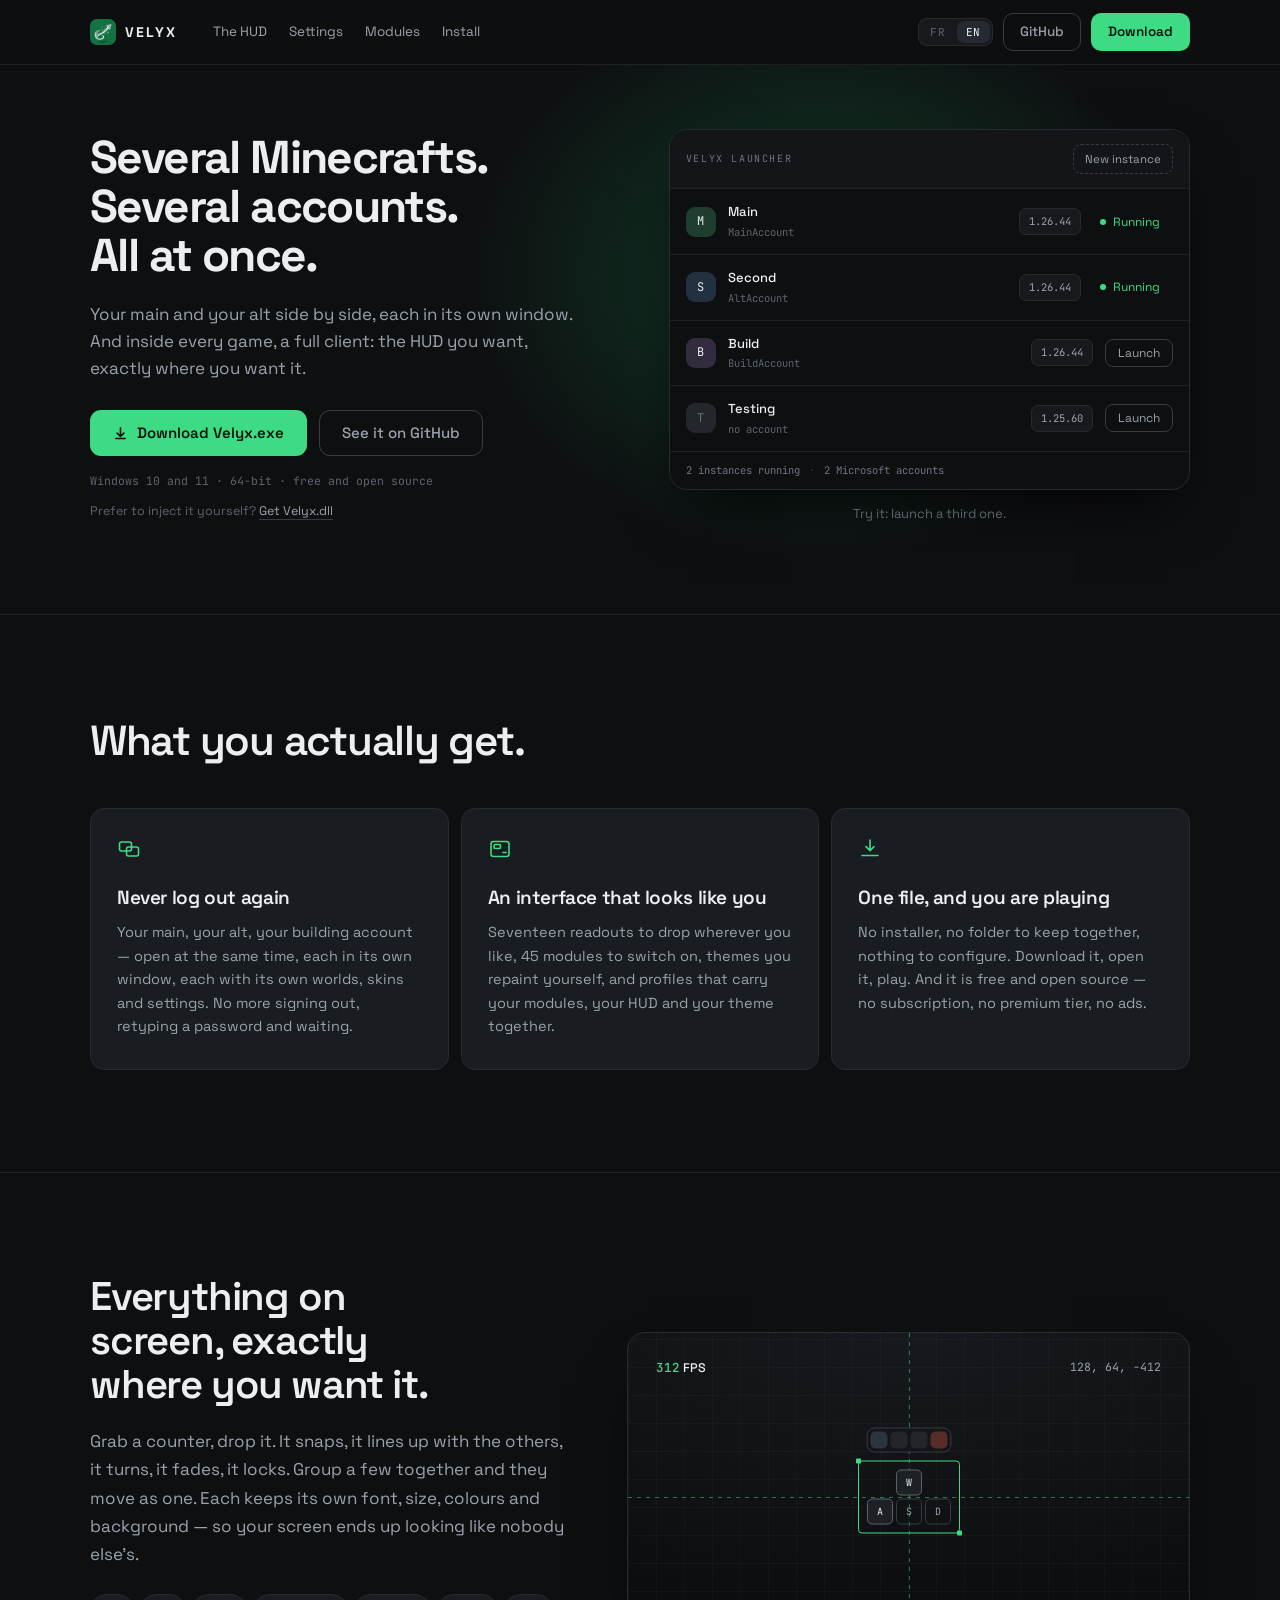
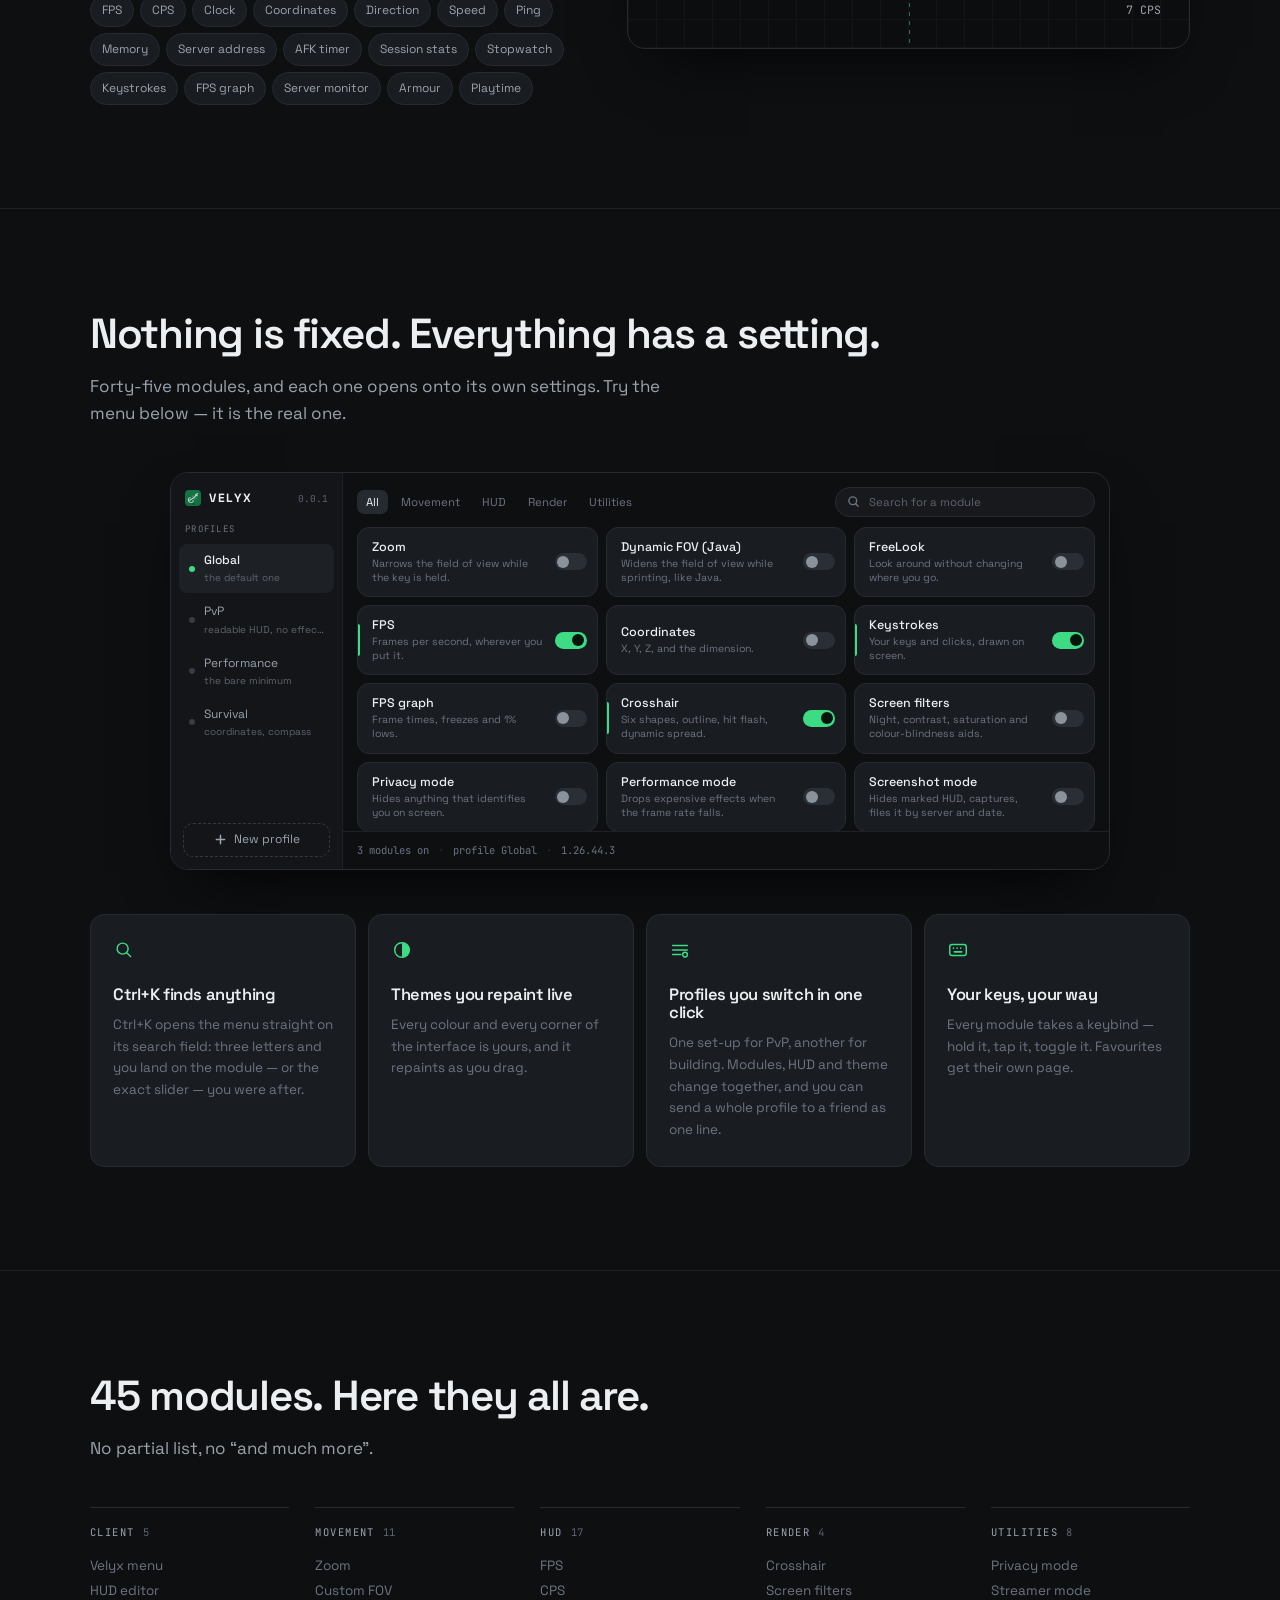
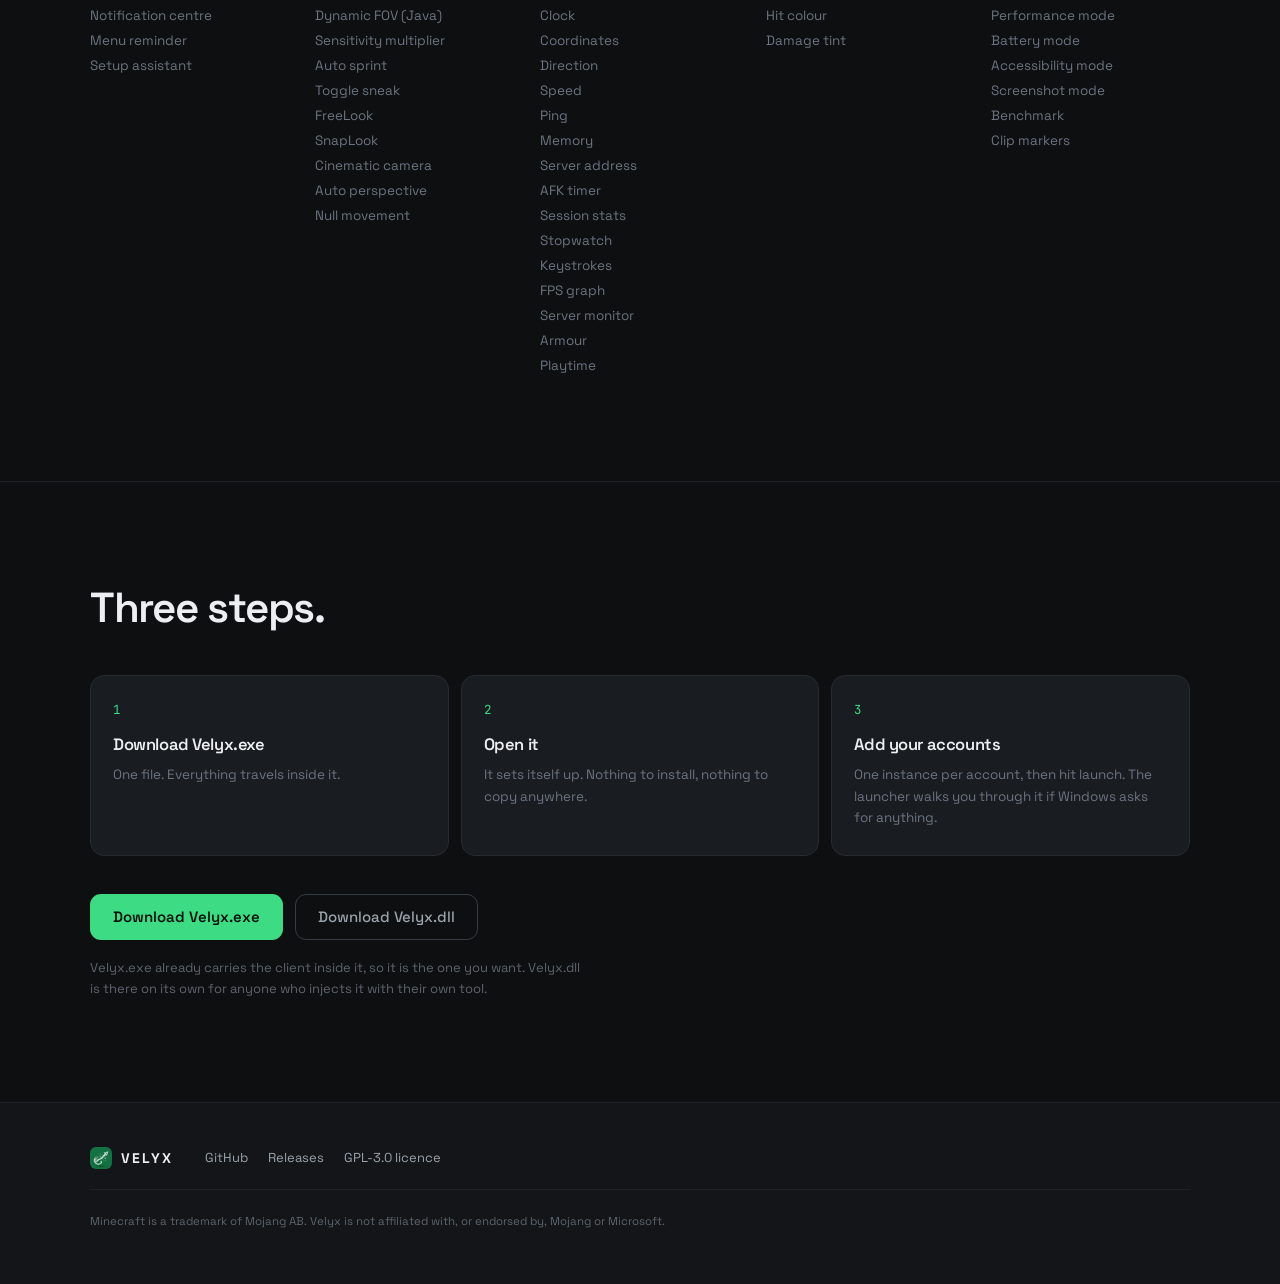
<file: site/index.html>
<!doctype html>
<html lang="fr">
<head>
<meta charset="utf-8">
<meta name="viewport" content="width=device-width, initial-scale=1">
<title>Velyx — plusieurs Minecraft Bedrock, plusieurs comptes, en même temps</title>
<meta name="description" content="Velyx fait tourner plusieurs Minecraft Bedrock en même temps, un compte chacun, avec un client complet dedans : le HUD que vous voulez, là où vous le voulez, et 45 modules réglables.">
<meta property="og:type" content="website">
<meta property="og:title" content="Velyx — plusieurs Minecraft, plusieurs comptes, en même temps">
<meta property="og:description" content="Votre compte principal et votre alt côte à côte, chacun dans sa fenêtre. Et dans chaque partie, un client complet.">
<meta property="og:image" content="https://wyze3306.github.io/Velyx/assets/velyx-icon.png">
<meta property="og:url" content="https://wyze3306.github.io/Velyx/">
<meta name="twitter:card" content="summary_large_image">
<meta name="theme-color" content="#0E0F11">
<link rel="icon" href="assets/velyx-icon.png" type="image/png">
<link rel="apple-touch-icon" href="assets/velyx-icon.png">
<link rel="preconnect" href="https://fonts.googleapis.com">
<link rel="preconnect" href="https://fonts.gstatic.com" crossorigin>
<link rel="stylesheet" href="https://fonts.googleapis.com/css2?family=Space+Grotesk:wght@400;500;600;700&family=JetBrains+Mono:wght@400;500&display=swap">
<link rel="stylesheet" href="styles.css">
</head>
<body id="top">

<a class="skip" href="#main" data-en="Skip to content">Aller au contenu</a>

<header class="hdr">
  <div class="hdr-in">
    <a class="brand" href="#top">
      <img class="brand-mark" src="assets/velyx-icon.png" alt="" width="26" height="26">
      <span class="brand-name">VELYX</span>
    </a>

    <nav class="nav" aria-label="Sections">
      <a href="#hud" data-en="The HUD">Le HUD</a>
      <a href="#settings" data-en="Settings">Les réglages</a>
      <a href="#modules" data-en="Modules">Les modules</a>
      <a href="#install" data-en="Install">Installer</a>
    </nav>

    <div class="hdr-end">
      <div class="seg" role="group" aria-label="Langue / Language">
        <button type="button" class="seg-btn is-on" data-lang="fr" aria-pressed="true">FR</button>
        <button type="button" class="seg-btn" data-lang="en" aria-pressed="false">EN</button>
      </div>
      <a class="btn btn-ghost hdr-gh" href="https://github.com/Wyze3306/Velyx" rel="noopener">GitHub</a>
      <a class="btn btn-primary" data-dl="exe" href="https://github.com/Wyze3306/Velyx/releases" rel="noopener" data-en="Download">Télécharger</a>
    </div>
  </div>
</header>

<main id="main">

  <!-- ─────────────────────────── HERO ─────────────────────────── -->
  <section class="hero">
    <div class="hero-glow" aria-hidden="true"></div>
    <div class="wrap hero-in">

      <div class="hero-say">
        <h1 data-en="Several Minecrafts. Several accounts. All at once.">Plusieurs Minecraft. Plusieurs comptes. En même temps.</h1>
        <p class="lede" data-en="Your main and your alt side by side, each in its own window. And inside every game, a full client: the HUD you want, exactly where you want it.">Votre compte principal et votre alt côte à côte, chacun dans sa fenêtre. Et dans chaque partie, un client complet&nbsp;: le HUD que vous voulez, là où vous le voulez.</p>

        <div class="cta">
          <a class="btn btn-primary btn-lg" id="dl" data-dl="exe" href="https://github.com/Wyze3306/Velyx/releases" rel="noopener">
            <svg viewBox="0 0 16 16" aria-hidden="true"><path d="M8 2v9M4.4 7.6 8 11.2l3.6-3.6M3 13.4h10" stroke="currentColor" stroke-width="1.7" stroke-linecap="round" stroke-linejoin="round" fill="none"/></svg>
            <span data-en="Download Velyx.exe">Télécharger Velyx.exe</span>
          </a>
          <a class="btn btn-ghost btn-lg" href="https://github.com/Wyze3306/Velyx" rel="noopener" data-en="See it on GitHub">Voir sur GitHub</a>
        </div>

        <p class="cta-meta" id="dl-meta" data-en="Windows 10 and 11 · 64-bit · free and open source">Windows 10 et 11 · 64 bits · gratuit et open source</p>
        <p class="dl-alt">
          <span data-en="Prefer to inject it yourself?">Vous préférez l'injecter vous-même&nbsp;?</span>
          <a data-dl="dll" href="https://github.com/Wyze3306/Velyx/releases" rel="noopener" data-en="Get Velyx.dll">Prenez Velyx.dll</a>
        </p>
      </div>

      <div class="hero-show">
        <div class="lc">
          <div class="lc-head">
            <span class="mono lc-title">VELYX LAUNCHER</span>
            <span class="lc-new" data-en="New instance">Nouvelle instance</span>
          </div>
          <ul class="lc-rows" id="lc-rows"></ul>
          <div class="lc-foot mono">
            <span id="lc-count">2 instances lancées</span>
            <span class="sep">·</span>
            <span id="lc-acc">2 comptes Microsoft</span>
          </div>
        </div>
        <p class="show-cap" data-en="Try it: launch a third one.">Essayez&nbsp;: lancez-en une troisième.</p>
      </div>

    </div>
  </section>

  <!-- ────────────────────── WHAT YOU GET ─────────────────────── -->
  <section class="gains">
    <div class="wrap">
      <h2 class="sec-h" data-en="What you actually get.">Ce que vous y gagnez.</h2>

      <div class="gain-grid">
        <article class="gcard">
          <svg class="fico" viewBox="0 0 24 24" aria-hidden="true"><rect x="2.5" y="5" width="12" height="9" rx="2" fill="none" stroke="currentColor" stroke-width="1.6"/><rect x="9.5" y="10" width="12" height="9" rx="2" fill="none" stroke="currentColor" stroke-width="1.6"/></svg>
          <h3 data-en="Never log out again">Ne vous déconnectez plus jamais</h3>
          <p data-en="Your main, your alt, your building account — open at the same time, each in its own window, each with its own worlds, skins and settings. No more signing out, retyping a password and waiting.">Votre compte principal, votre alt, votre compte de build&nbsp;: ouverts en même temps, chacun dans sa fenêtre, chacun avec ses mondes, ses skins et ses réglages. Fini se déconnecter, retaper un mot de passe et attendre.</p>
        </article>
        <article class="gcard">
          <svg class="fico" viewBox="0 0 24 24" aria-hidden="true"><rect x="3" y="4.5" width="18" height="15" rx="2.5" fill="none" stroke="currentColor" stroke-width="1.6"/><rect x="6" y="7.5" width="6.5" height="4" rx="1.2" fill="none" stroke="currentColor" stroke-width="1.6"/><path d="M15 15.5h3" stroke="currentColor" stroke-width="1.6" stroke-linecap="round"/></svg>
          <h3 data-en="An interface that looks like you">Une interface qui vous ressemble</h3>
          <p data-en="Seventeen readouts to drop wherever you like, 45 modules to switch on, themes you repaint yourself, and profiles that carry your modules, your HUD and your theme together.">Dix-sept infos à poser où vous voulez, 45 modules à activer, des thèmes que vous repeignez vous-même, et des profils qui emportent vos modules, votre HUD et votre thème ensemble.</p>
        </article>
        <article class="gcard">
          <svg class="fico" viewBox="0 0 24 24" aria-hidden="true"><path d="M12 3v10M8 9.6l4 4 4-4M4 18.5h16" stroke="currentColor" stroke-width="1.6" stroke-linecap="round" stroke-linejoin="round" fill="none"/></svg>
          <h3 data-en="One file, and you are playing">Un fichier, et vous jouez</h3>
          <p data-en="No installer, no folder to keep together, nothing to configure. Download it, open it, play. And it is free and open source — no subscription, no premium tier, no ads.">Pas d'installateur, pas de dossier à garder ensemble, rien à configurer. Vous téléchargez, vous ouvrez, vous jouez. Et c'est gratuit et open source&nbsp;: pas d'abonnement, pas de version premium, pas de pub.</p>
        </article>
      </div>
    </div>
  </section>

  <!-- ──────────────────────── THE HUD ──────────────────────── -->
  <section class="shot" id="hud">
    <div class="wrap shot-in">
      <div class="shot-say">
        <h2 data-en="Everything on screen, exactly where you want it.">Tout à l'écran, exactement où vous voulez.</h2>
        <p class="body" data-en="Grab a counter, drop it. It snaps, it lines up with the others, it turns, it fades, it locks. Group a few together and they move as one. Each keeps its own font, size, colours and background — so your screen ends up looking like nobody else&rsquo;s.">Attrapez un compteur, lâchez-le. Il s'aimante, il s'aligne sur les autres, il tourne, il s'estompe, il se verrouille. Groupez-en plusieurs et ils bougent ensemble. Chacun garde sa police, sa taille, ses couleurs et son fond — votre écran finit par ne ressembler à aucun autre.</p>
        <ul class="hud-chips" id="hud-chips"></ul>
      </div>

      <figure class="mock">
        <div class="hud-scene">
          <span class="guide guide-v" aria-hidden="true"></span>
          <span class="guide guide-h" aria-hidden="true"></span>

          <div class="hud-el hud-fps"><span class="mono">312</span> FPS</div>
          <div class="hud-el hud-coords mono">128, 64, -412</div>

          <div class="hud-el hud-keys is-picked">
            <div class="keys">
              <span></span><span class="k-w">W</span><span></span>
              <span class="k-a">A</span><span>S</span><span>D</span>
            </div>
            <span class="pick-tool" aria-hidden="true">
              <b class="pt-grab"></b><b class="pt-cog"></b><b class="pt-lock"></b><b class="pt-x"></b>
            </span>
          </div>

          <div class="hud-el hud-cps mono">7 CPS</div>
        </div>
      </figure>
    </div>
  </section>

  <!-- ─────────────────── EVERYTHING IS TUNABLE ─────────────────── -->
  <section class="tune" id="settings">
    <div class="wrap">
      <h2 class="sec-h" data-en="Nothing is fixed. Everything has a setting.">Rien n'est figé. Tout a un réglage.</h2>
      <p class="sec-p" data-en="Forty-five modules, and each one opens onto its own settings. Try the menu below — it is the real one.">Quarante-cinq modules, et chacun ouvre sur ses propres réglages. Essayez le menu ci-dessous, c'est le vrai.</p>

      <div class="tune-in">
        <div class="menu" id="app">
          <aside class="menu-side">
            <div class="menu-head">
              <img src="assets/velyx-icon.png" alt="" width="16" height="16">
              <span class="menu-word">VELYX</span>
              <span class="mono menu-ver">0.0.1</span>
            </div>
            <p class="menu-label" data-en="PROFILES">PROFILS</p>
            <ul class="menu-profiles">
              <li class="is-on"><i></i><span class="p-name">Global</span><em class="p-hint" data-en="the default one">le profil par défaut</em></li>
              <li><i></i><span class="p-name">PvP</span><em class="p-hint" data-en="readable HUD, no effects">HUD lisible, effets coupés</em></li>
              <li><i></i><span class="p-name">Performance</span><em class="p-hint" data-en="the bare minimum">le strict nécessaire</em></li>
              <li><i></i><span class="p-name" data-en="Survival">Survie</span><em class="p-hint" data-en="coordinates, compass">coordonnées, boussole</em></li>
            </ul>
            <div class="menu-new">
              <svg viewBox="0 0 14 14" aria-hidden="true"><path d="M7 2.5v9M2.5 7h9" stroke="currentColor" stroke-width="1.6" stroke-linecap="round"/></svg>
              <span data-en="New profile">Nouveau profil</span>
            </div>
          </aside>

          <div class="menu-main">
            <div class="menu-bar">
              <div class="chips" id="chips" role="group" aria-label="Catégories"></div>
              <label class="find">
                <svg viewBox="0 0 14 14" aria-hidden="true"><circle cx="6.2" cy="6.2" r="4.2" fill="none" stroke="currentColor" stroke-width="1.5"/><path d="M9.4 9.4 12 12" stroke="currentColor" stroke-width="1.5" stroke-linecap="round"/></svg>
                <input type="search" id="find" placeholder="Rechercher un module" data-en-placeholder="Search for a module" aria-label="Rechercher un module">
              </label>
            </div>
            <div class="menu-grid" id="grid"></div>
            <div class="menu-foot mono">
              <span id="count">3 modules actifs</span>
              <span class="sep">·</span>
              <span data-en="profile Global">profil Global</span>
              <span class="sep">·</span>
              <span>1.26.44.3</span>
            </div>
          </div>
        </div>

        <div class="tune-grid">
          <article class="fcard">
            <svg class="fico" viewBox="0 0 24 24" aria-hidden="true"><circle cx="10.5" cy="10.5" r="6" fill="none" stroke="currentColor" stroke-width="1.6"/><path d="m15.2 15.2 4 4" stroke="currentColor" stroke-width="1.6" stroke-linecap="round"/></svg>
            <h3 data-en="Ctrl+K finds anything">Ctrl+K trouve tout</h3>
            <p data-en="Ctrl+K opens the menu straight on its search field: three letters and you land on the module — or the exact slider — you were after.">Ctrl+K ouvre le menu directement sur sa recherche : trois lettres et vous tombez sur le module, ou sur le curseur exact, que vous cherchiez.</p>
          </article>
          <article class="fcard">
            <svg class="fico" viewBox="0 0 24 24" aria-hidden="true"><circle cx="12" cy="12" r="8" fill="none" stroke="currentColor" stroke-width="1.6"/><path d="M12 4a8 8 0 0 1 0 16z" fill="currentColor"/></svg>
            <h3 data-en="Themes you repaint live">Des thèmes repeints en direct</h3>
            <p data-en="Every colour and every corner of the interface is yours, and it repaints as you drag.">Chaque couleur et chaque coin de l'interface vous appartient, et ça se repeint pendant que vous tirez le curseur.</p>
          </article>
          <article class="fcard">
            <svg class="fico" viewBox="0 0 24 24" aria-hidden="true"><path d="M4 7h16M4 12h16M4 17h9" stroke="currentColor" stroke-width="1.6" stroke-linecap="round"/><circle cx="17.5" cy="17" r="2.6" fill="none" stroke="currentColor" stroke-width="1.6"/></svg>
            <h3 data-en="Profiles you switch in one click">Des profils qui basculent d'un clic</h3>
            <p data-en="One set-up for PvP, another for building. Modules, HUD and theme change together, and you can send a whole profile to a friend as one line.">Une configuration pour le PvP, une autre pour construire. Modules, HUD et thème changent ensemble, et vous envoyez un profil entier à un ami en une ligne.</p>
          </article>
          <article class="fcard">
            <svg class="fico" viewBox="0 0 24 24" aria-hidden="true"><rect x="3" y="6" width="18" height="12" rx="2.5" fill="none" stroke="currentColor" stroke-width="1.6"/><path d="M7 10h.01M11 10h.01M15 10h.01M8 14h8" stroke="currentColor" stroke-width="1.8" stroke-linecap="round"/></svg>
            <h3 data-en="Your keys, your way">Vos touches, à votre façon</h3>
            <p data-en="Every module takes a keybind — hold it, tap it, toggle it. Favourites get their own page.">Chaque module accepte une touche&nbsp;: en maintien, en pression, en bascule. Les favoris ont leur page.</p>
          </article>
        </div>
      </div>
    </div>
  </section>

  <!-- ───────────────────────── MODULES ───────────────────────── -->
  <section class="mods" id="modules">
    <div class="wrap">
      <h2 class="sec-h" data-en="45 modules. Here they all are.">45 modules. Les voici tous.</h2>
      <p class="sec-p" data-en="No partial list, no “and much more”.">Pas de liste partielle, pas de «&nbsp;et bien plus encore&nbsp;».</p>
      <div class="mod-cols" id="mod-cols"></div>
    </div>
  </section>

  <!-- ───────────────────────── INSTALL ───────────────────────── -->
  <section class="steps" id="install">
    <div class="wrap">
      <h2 class="sec-h" data-en="Three steps.">Trois étapes.</h2>

      <ol class="step-list">
        <li>
          <span class="mono step-n">1</span>
          <h3 data-en="Download Velyx.exe">Téléchargez Velyx.exe</h3>
          <p data-en="One file. Everything travels inside it.">Un seul fichier. Tout est dedans.</p>
        </li>
        <li>
          <span class="mono step-n">2</span>
          <h3 data-en="Open it">Ouvrez-le</h3>
          <p data-en="It sets itself up. Nothing to install, nothing to copy anywhere.">Il se met en place tout seul. Rien à installer, rien à copier nulle part.</p>
        </li>
        <li>
          <span class="mono step-n">3</span>
          <h3 data-en="Add your accounts">Ajoutez vos comptes</h3>
          <p data-en="One instance per account, then hit launch. The launcher walks you through it if Windows asks for anything.">Une instance par compte, puis vous lancez. Le launcher vous guide si Windows demande quelque chose.</p>
        </li>
      </ol>

      <div class="steps-cta">
        <a class="btn btn-primary btn-lg" data-dl="exe" href="https://github.com/Wyze3306/Velyx/releases" rel="noopener" data-en="Download Velyx.exe">Télécharger Velyx.exe</a>
        <a class="btn btn-ghost btn-lg" data-dl="dll" href="https://github.com/Wyze3306/Velyx/releases" rel="noopener" data-en="Download Velyx.dll">Télécharger Velyx.dll</a>
      </div>
      <p class="steps-note" data-en="Velyx.exe already carries the client inside it, so it is the one you want. Velyx.dll is there on its own for anyone who injects it with their own tool.">Velyx.exe contient déjà le client&nbsp;: c'est celui qu'il vous faut. Velyx.dll est là à part, pour ceux qui l'injectent avec leur propre outil.</p>
    </div>
  </section>

</main>

<footer class="ftr">
  <div class="wrap ftr-in">
    <div class="ftr-brand">
      <img src="assets/velyx-icon.png" alt="" width="22" height="22">
      <span class="brand-name">VELYX</span>
    </div>
    <nav class="ftr-nav" aria-label="Liens">
      <a href="https://github.com/Wyze3306/Velyx" rel="noopener">GitHub</a>
      <a href="https://github.com/Wyze3306/Velyx/releases" rel="noopener" data-en="Releases">Téléchargements</a>
      <a href="https://github.com/Wyze3306/Velyx/blob/main/LICENSE" rel="noopener" data-en="GPL‑3.0 licence">Licence GPL‑3.0</a>
    </nav>
    <p class="ftr-fine" data-en="Minecraft is a trademark of Mojang AB. Velyx is not affiliated with, or endorsed by, Mojang or Microsoft.">Minecraft est une marque de Mojang AB. Velyx n'est ni affilié à Mojang ou Microsoft, ni approuvé par eux.</p>
  </div>
</footer>

<script src="app.js"></script>
</body>
</html>
</file>
<file: site/styles.css>
/* ───────────────────────────────────────────────────────────────
   Velyx — site
   Palette, type and controls come from the client's own interface:
   grey surfaces, one green accent, and the green only ever marks
   what is active or primary.
   ─────────────────────────────────────────────────────────────── */

:root {
  --void:      #0E0F11;
  --panel:     #131518;
  --card:      #191C20;
  --card-hi:   #24282D;
  --sunk:      #17191D;

  --line:      #1E2227;
  --line-2:    #262B31;
  --line-3:    #363C43;

  --text:      #ECEFF2;
  --muted:     #9AA3AC;
  --dim:       #6B7480;
  --faint:     #5C646E;

  --accent:    #3DDC84;
  --accent-hi: #7CFFB2;

  --sans: 'Space Grotesk', 'Segoe UI', system-ui, sans-serif;
  --mono: 'JetBrains Mono', ui-monospace, 'SF Mono', Menlo, monospace;

  --gut: clamp(20px, 5vw, 40px);
  --sec: clamp(72px, 8vw, 116px);
  --r-s: 8px;
  --r-m: 12px;
  --r-l: 18px;
}

*, *::before, *::after { box-sizing: border-box; }

html { scroll-behavior: smooth; scroll-padding-top: 84px; -webkit-text-size-adjust: 100%; }

body {
  margin: 0;
  background: var(--void);
  color: var(--text);
  font-family: var(--sans);
  font-size: 16px;
  line-height: 1.6;
  -webkit-font-smoothing: antialiased;
}

img { max-width: 100%; display: block; }
ul, ol { margin: 0; padding: 0; list-style: none; }
figure { margin: 0; }
h1, h2, h3 { margin: 0; font-weight: 600; letter-spacing: -0.025em; line-height: 1.1; }
p { margin: 0; }
a { color: inherit; text-decoration: none; }
code { font-family: var(--mono); font-size: 0.92em; }

:focus-visible { outline: 2px solid var(--accent); outline-offset: 3px; border-radius: 4px; }

.skip {
  position: absolute; left: -9999px; top: 0; z-index: 99;
  background: var(--accent); color: #06130C; padding: 10px 16px;
  font-size: 13px; font-weight: 600; border-radius: 0 0 var(--r-s) 0;
}
.skip:focus { left: 0; }

.wrap { width: 100%; max-width: 1180px; margin: 0 auto; padding: 0 var(--gut); }
.mono { font-family: var(--mono); }

/* ── shared type ─────────────────────────────────────────────── */

.sec-h { font-size: clamp(28px, 3.8vw, 42px); letter-spacing: -0.03em; text-wrap: balance; }
.sec-p { margin-top: 16px; color: var(--muted); font-size: clamp(15px, 1.4vw, 17px); max-width: 56ch; }
.body { color: var(--muted); font-size: clamp(15px, 1.4vw, 17px); max-width: 54ch; line-height: 1.65; }

main > section { padding: var(--sec) 0; border-top: 1px solid var(--line); }
main > section.hero { border-top: 0; }

/* ── buttons ─────────────────────────────────────────────────── */

.btn {
  display: inline-flex; align-items: center; justify-content: center; gap: 9px;
  height: 38px; padding: 0 16px;
  border: 1px solid transparent; border-radius: 10px;
  font-size: 13.5px; font-weight: 500; white-space: nowrap;
  transition: background .14s ease, border-color .14s ease, color .14s ease;
}
.btn svg { width: 15px; height: 15px; flex-shrink: 0; }
.btn-lg { height: 46px; padding: 0 22px; font-size: 15px; border-radius: 11px; }

.btn-primary { background: var(--accent); color: #06130C; font-weight: 600; }
.btn-primary:hover { background: var(--accent-hi); }

.btn-ghost { border-color: var(--line-3); color: var(--muted); }
.btn-ghost:hover { border-color: var(--faint); color: var(--text); background: var(--card); }

/* ── header ──────────────────────────────────────────────────── */

.hdr {
  position: sticky; top: 0; z-index: 40;
  background: rgba(14, 15, 17, 0.82);
  backdrop-filter: blur(14px);
  -webkit-backdrop-filter: blur(14px);
  border-bottom: 1px solid var(--line);
}
.hdr-in {
  width: 100%; max-width: 1180px; margin: 0 auto; padding: 0 var(--gut);
  height: 64px; display: flex; align-items: center; gap: 22px;
}

.brand { display: flex; align-items: center; gap: 9px; flex-shrink: 0; }
.brand-mark { width: 26px; height: 26px; border-radius: 7px; }
.ftr-brand img { border-radius: 6px; }
.menu-head img { border-radius: 4px; }
.brand-name { font-size: 14px; font-weight: 700; letter-spacing: 0.16em; }

.nav { display: flex; gap: 22px; margin-left: 14px; font-size: 13.5px; color: var(--muted); }
.nav a { padding: 4px 0; border-bottom: 1px solid transparent; transition: color .14s, border-color .14s; }
.nav a:hover { color: var(--text); border-bottom-color: var(--line-3); }

.hdr-end { margin-left: auto; display: flex; align-items: center; gap: 10px; }

@media (max-width: 880px) { .nav { display: none; } }
@media (max-width: 460px) {
  .hdr-gh { display: none; }
  .hdr-in { gap: 12px; }
}

.seg { display: flex; gap: 2px; padding: 2px; background: var(--sunk); border: 1px solid var(--line-2); border-radius: 9px; }
.seg-btn {
  appearance: none; border: 0; background: transparent; cursor: pointer;
  font-family: var(--mono); font-size: 11px; letter-spacing: .06em;
  color: var(--faint); padding: 4px 9px; border-radius: 7px;
  transition: background .14s, color .14s;
}
.seg-btn:hover { color: var(--muted); }
.seg-btn.is-on { background: #252A30; color: var(--text); }

/* ── hero ────────────────────────────────────────────────────── */

.hero { position: relative; overflow: hidden; padding: clamp(40px, 5vw, 74px) 0 clamp(56px, 7vw, 94px); }

.hero-glow {
  position: absolute; top: -200px; left: 64%;
  width: min(1020px, 130vw); height: 820px;
  transform: translateX(-50%);
  background: radial-gradient(closest-side, rgba(19, 115, 67, 0.46), rgba(19, 115, 67, 0) 70%);
  pointer-events: none;
}
@media (max-width: 899px) { .hero-glow { left: 50%; top: -300px; } }

.hero-in { position: relative; display: grid; gap: clamp(36px, 4.5vw, 60px); }
@media (min-width: 900px) {
  .hero-in { grid-template-columns: minmax(0, 1fr) minmax(0, 1fr); align-items: center; }
}

.hero-say h1 {
  font-size: clamp(30px, 4.2vw, 46px);
  font-weight: 700;
  letter-spacing: -0.035em;
  line-height: 1.07;
  max-width: 19ch;
  text-wrap: balance;
}
.hero-say .lede {
  margin-top: 20px; max-width: 44ch;
  color: var(--muted); font-size: clamp(15px, 1.4vw, 17px); line-height: 1.6;
}

.cta { margin-top: 28px; display: flex; flex-wrap: wrap; gap: 12px; }
.cta-meta { margin-top: 16px; font-family: var(--mono); font-size: 11.5px; color: var(--faint); }
.dl-alt { margin-top: 10px; font-size: 12.5px; color: var(--faint); }
.dl-alt a { color: var(--muted); border-bottom: 1px solid var(--line-3); transition: color .14s, border-color .14s; }
.dl-alt a:hover { color: var(--accent); border-bottom-color: var(--accent); }

.show-cap { margin-top: 14px; font-size: 13px; color: var(--faint); text-align: center; }

/* ── the launcher, running in the page ───────────────────────── */

.lc {
  background: var(--void);
  border: 1px solid var(--line-2);
  border-radius: var(--r-l);
  overflow: hidden;
  box-shadow: 0 28px 60px -24px rgba(0, 0, 0, .9);
}
.lc-head {
  display: flex; align-items: center; justify-content: space-between; gap: 12px;
  padding: 14px 16px; background: var(--panel); border-bottom: 1px solid var(--line);
}
.lc-title { font-size: 10px; letter-spacing: .16em; color: var(--dim); }
.lc-new {
  padding: 5px 11px; border: 1px dashed var(--line-3); border-radius: 8px;
  font-size: 11.5px; color: var(--muted);
}
.lc-rows li {
  display: flex; align-items: center; gap: 12px;
  padding: 13px 16px; border-top: 1px solid var(--line);
}
.lc-rows li:first-child { border-top: 0; }
.av {
  flex-shrink: 0; width: 30px; height: 30px; border-radius: 9px;
  display: flex; align-items: center; justify-content: center;
  font-family: var(--mono); font-size: 12px; font-style: normal; color: var(--text);
}
.av-1 { background: #1F3D2E; }
.av-2 { background: #23303F; }
.av-3 { background: #332C3F; }
.av-4 { background: #23262B; color: var(--dim); }
.lc-name { display: flex; flex-direction: column; gap: 1px; min-width: 0; flex: 1 1 auto; }
.lc-name b { font-size: 13px; font-weight: 500; }
.lc-name em { font-family: var(--mono); font-style: normal; font-size: 10.5px; color: var(--faint); }
.lc-ver {
  flex-shrink: 0; padding: 4px 9px; background: var(--sunk);
  border: 1px solid var(--line-2); border-radius: 7px;
  font-size: 10.5px; color: var(--muted);
}
.lc-go {
  appearance: none; cursor: pointer; flex-shrink: 0;
  display: flex; align-items: center; gap: 7px;
  height: 28px; padding: 0 12px;
  background: transparent; border: 1px solid var(--line-3); border-radius: 8px;
  font-family: inherit; font-size: 12px; color: var(--muted);
  transition: background .14s, border-color .14s, color .14s;
}
.lc-go:hover { background: var(--card); border-color: var(--faint); color: var(--text); }
.lc-go.is-live { border-color: transparent; color: var(--accent); padding-left: 6px; }
.lc-go.is-live::before { content: ''; width: 6px; height: 6px; border-radius: 50%; background: var(--accent); }
.lc-go.is-live:hover { background: transparent; color: var(--accent-hi); }
.lc-foot {
  display: flex; align-items: center; gap: 9px; flex-wrap: wrap;
  padding: 0 16px; height: 38px; border-top: 1px solid var(--line);
  font-size: 10.5px; color: var(--dim);
}
.lc-foot .sep { color: #2E343B; }

@media (max-width: 460px) { .lc-ver { display: none; } }

/* ── what you get ────────────────────────────────────────────── */

.gain-grid { margin-top: 44px; display: grid; gap: 12px; grid-template-columns: repeat(auto-fit, minmax(280px, 1fr)); }
.gcard {
  padding: 28px 26px 30px;
  background: var(--card); border: 1px solid var(--line-2); border-radius: 14px;
  transition: background .16s, border-color .16s;
}
.gcard:hover { background: var(--card-hi); border-color: var(--line-3); }
.gcard h3 { font-size: 19px; font-weight: 600; letter-spacing: -0.02em; }
.gcard p { margin-top: 12px; font-size: 14.5px; line-height: 1.62; color: var(--muted); }
.fico { width: 24px; height: 24px; color: var(--accent); margin-bottom: 20px; }

/* ── the HUD block ───────────────────────────────────────────── */

.shot-in { display: grid; gap: clamp(36px, 4.5vw, 64px); align-items: center; }
@media (min-width: 940px) { .shot-in { grid-template-columns: minmax(0, 0.92fr) minmax(0, 1.08fr); } }
.shot h2 { font-size: clamp(27px, 3.6vw, 40px); letter-spacing: -0.03em; max-width: 19ch; text-wrap: balance; }
.shot .body { margin-top: 20px; }

.hud-chips { margin-top: 26px; display: flex; flex-wrap: wrap; gap: 6px; }
.hud-chips li {
  padding: 6px 11px;
  background: var(--card); border: 1px solid var(--line-2); border-radius: 999px;
  font-size: 12px; color: var(--muted);
}

.hud-scene {
  position: relative; aspect-ratio: 16 / 9; min-height: 240px;
  border: 1px solid var(--line-2); border-radius: var(--r-l); overflow: hidden;
  background:
    repeating-linear-gradient(0deg, rgba(255,255,255,.028) 0 1px, transparent 1px 28px),
    repeating-linear-gradient(90deg, rgba(255,255,255,.028) 0 1px, transparent 1px 28px),
    radial-gradient(120% 90% at 50% 0%, #16191D 0%, #0C0D0F 100%);
  box-shadow: 0 28px 60px -28px rgba(0,0,0,.9);
}
.hud-el { position: absolute; font-size: clamp(10px, 1.2vw, 12.5px); color: var(--text); white-space: nowrap; }
.hud-fps { top: 8%; left: 5%; font-weight: 500; }
.hud-fps .mono { color: var(--accent); }
.hud-coords { top: 8%; right: 5%; color: var(--muted); font-size: clamp(9px, 1.1vw, 11.5px); }
.hud-cps { bottom: 9%; right: 5%; color: var(--muted); font-size: clamp(9px, 1.1vw, 11.5px); }

.hud-keys { left: 50%; top: 52%; transform: translate(-50%, -50%); padding: 8px; }
.keys { display: grid; grid-template-columns: repeat(3, 1fr); gap: 3px; }
.keys span {
  display: flex; align-items: center; justify-content: center;
  width: clamp(20px, 2.6vw, 26px); height: clamp(20px, 2.6vw, 26px);
  border: 1px solid var(--line-3); border-radius: 5px;
  font-family: var(--mono); font-size: clamp(8px, .95vw, 10px); color: var(--muted);
}
.keys span:empty { border: 0; }
.keys .k-w, .keys .k-a { border-color: var(--faint); background: #1D2024; color: var(--text); }

.is-picked { outline: 1px solid var(--accent); border-radius: 3px; }
.is-picked::before, .is-picked::after {
  content: ''; position: absolute; width: 5px; height: 5px;
  background: var(--accent); border-radius: 1px;
}
.is-picked::before { top: -3px; left: -3px; }
.is-picked::after { bottom: -3px; right: -3px; }

.pick-tool {
  position: absolute; left: 50%; top: -34px; transform: translateX(-50%);
  display: flex; align-items: center; gap: 3px; padding: 3px;
  background: var(--panel); border: 1px solid var(--line-3); border-radius: 8px;
}
.pick-tool b { width: 17px; height: 17px; border-radius: 5px; background: #22262B; display: block; }
.pick-tool .pt-grab { background: #2E343B; }
.pick-tool .pt-x { background: rgba(232, 96, 78, .32); }

.guide { position: absolute; opacity: .5; }
.guide-v {
  left: 50%; top: 0; bottom: 0; width: 1px;
  background-image: linear-gradient(var(--accent) 0 4px, transparent 4px 9px);
  background-size: 1px 9px; background-repeat: repeat-y;
}
.guide-h {
  top: 52%; left: 0; right: 0; height: 1px;
  background-image: linear-gradient(90deg, var(--accent) 0 4px, transparent 4px 9px);
  background-size: 9px 1px; background-repeat: repeat-x;
}

/* ── everything is tunable ───────────────────────────────────── */

.tune-in { margin-top: 44px; }
.tune-in .menu { max-width: 940px; margin: 0 auto; }
.tune-grid { margin-top: 44px; display: grid; gap: 12px; grid-template-columns: repeat(auto-fit, minmax(248px, 1fr)); }

.fcard {
  padding: 24px 22px 26px;
  background: var(--card); border: 1px solid var(--line-2); border-radius: 14px;
  transition: background .16s, border-color .16s;
}
.fcard:hover { background: var(--card-hi); border-color: var(--line-3); }
.fcard .fico { width: 22px; height: 22px; margin-bottom: 18px; }
.fcard h3 { font-size: 16.5px; font-weight: 600; }
.fcard p { margin-top: 10px; font-size: 13.5px; line-height: 1.6; color: var(--dim); }

/* ── the client menu, running in the page ────────────────────── */

.menu {
  display: flex;
  background: var(--void);
  border: 1px solid var(--line-2);
  border-radius: var(--r-l);
  overflow: hidden;
  box-shadow: 0 28px 60px -24px rgba(0, 0, 0, .9);
}

.menu-side {
  width: 172px; flex-shrink: 0;
  display: flex; flex-direction: column;
  background: var(--panel);
  border-right: 1px solid var(--line);
}
.menu-head { display: flex; align-items: center; gap: 8px; padding: 16px 14px 14px; }
.menu-head img { width: 16px; height: 16px; }
.menu-word { font-size: 12px; font-weight: 700; letter-spacing: 0.14em; }
.menu-ver { margin-left: auto; font-size: 9.5px; color: var(--faint); }
.menu-label { padding: 0 14px 8px; font-family: var(--mono); font-size: 9px; letter-spacing: .14em; color: var(--dim); }

.menu-profiles { display: flex; flex-direction: column; gap: 2px; padding: 0 8px; }
.menu-profiles li {
  display: grid; grid-template-columns: 6px minmax(0, 1fr);
  align-items: center; column-gap: 9px;
  padding: 7px 10px; border-radius: var(--r-s);
}
.menu-profiles i { grid-row: 1 / span 2; width: 6px; height: 6px; border-radius: 50%; background: var(--line-3); }
.menu-profiles .p-name { font-size: 12px; color: var(--muted); overflow: hidden; text-overflow: ellipsis; white-space: nowrap; }
.menu-profiles .p-hint { font-size: 10px; font-style: normal; color: var(--faint); overflow: hidden; text-overflow: ellipsis; white-space: nowrap; }
.menu-profiles .is-on { background: #1D2024; }
.menu-profiles .is-on i { background: var(--accent); }
.menu-profiles .is-on .p-name { color: var(--text); font-weight: 500; }

.menu-new {
  display: flex; align-items: center; justify-content: center; gap: 7px;
  margin: auto 12px 12px; height: 34px;
  border: 1px dashed #333940; border-radius: 10px;
  font-size: 12px; color: var(--muted);
}
.menu-new svg { width: 13px; height: 13px; }

.menu-main { flex: 1 1 auto; min-width: 0; display: flex; flex-direction: column; }

.menu-bar { display: flex; align-items: center; gap: 10px; padding: 14px 14px 10px; flex-wrap: wrap; }
.chips { display: flex; gap: 4px; flex-wrap: wrap; min-width: 0; }
.chip {
  appearance: none; border: 0; background: transparent; cursor: pointer;
  padding: 5px 9px; border-radius: 7px;
  font-family: var(--sans); font-size: 11.5px; color: var(--dim);
  transition: color .14s, background .14s;
}
.chip:hover { color: var(--muted); }
.chip.is-on { background: #252A30; color: var(--text); }

.find {
  display: flex; align-items: center; gap: 7px;
  height: 30px; padding: 0 11px; margin-left: auto;
  min-width: 178px; flex: 1 1 178px; max-width: 260px;
  background: var(--sunk); border: 1px solid var(--line-2); border-radius: 999px;
  color: var(--dim);
}
.find svg { width: 13px; height: 13px; flex-shrink: 0; }
.find input {
  flex: 1 1 auto; min-width: 0;
  background: transparent; border: 0; outline: none;
  font-family: var(--sans); font-size: 11.5px; color: var(--text);
}
.find input::placeholder { color: var(--faint); }
.find input::-webkit-search-cancel-button { -webkit-appearance: none; }
.find:focus-within { border-color: var(--line-3); }

.menu-grid {
  display: grid; grid-template-columns: repeat(auto-fill, minmax(216px, 1fr)); gap: 8px;
  padding: 0 14px 14px;
  max-height: 304px; overflow-y: auto; overscroll-behavior: contain;
  scrollbar-width: thin; scrollbar-color: var(--line-3) transparent;
}
.menu-grid::-webkit-scrollbar { width: 8px; }
.menu-grid::-webkit-scrollbar-thumb { background: var(--line-2); border-radius: 99px; border: 2px solid var(--void); }

.mcard {
  position: relative; display: flex; align-items: center; gap: 10px;
  width: 100%; padding: 11px 10px 11px 14px; min-height: 60px;
  background: var(--card); border: 1px solid var(--line-2); border-radius: var(--r-m);
  overflow: hidden; text-align: left; cursor: pointer;
  font-family: inherit; color: inherit; appearance: none;
  transition: background .14s, border-color .14s;
}
.mcard:hover { background: var(--card-hi); border-color: var(--line-3); }
.mcard .bar {
  position: absolute; left: 0; top: 50%; transform: translateY(-50%);
  width: 2px; height: 32px; border-radius: 0 2px 2px 0;
  background: transparent; transition: background .14s;
}
.mcard.is-on .bar { background: var(--accent); }
.mcard .txt { display: flex; flex-direction: column; gap: 2px; min-width: 0; flex: 1 1 auto; }
.mcard .nm { font-size: 12.5px; font-weight: 500; color: var(--text); white-space: nowrap; overflow: hidden; text-overflow: ellipsis; }
.mcard .ds { font-size: 10.5px; color: var(--dim); line-height: 1.35; display: -webkit-box; -webkit-line-clamp: 2; -webkit-box-orient: vertical; overflow: hidden; }

.sw {
  display: block; flex-shrink: 0;
  position: relative; width: 32px; height: 17px; border-radius: 999px;
  background: #2A2F35; transition: background .16s ease;
}
.sw::after {
  content: ''; position: absolute; top: 2.5px; left: 2.5px;
  width: 12px; height: 12px; border-radius: 50%; background: #8A929B;
  transition: transform .16s ease, background .16s ease;
}
.mcard.is-on .sw { background: var(--accent); }
.mcard.is-on .sw::after { transform: translateX(15px); background: #06130C; }

.menu-empty { grid-column: 1 / -1; padding: 26px 4px; color: var(--faint); font-size: 12.5px; }

.menu-foot {
  display: flex; align-items: center; gap: 9px; flex-wrap: wrap;
  margin-top: auto; padding: 0 14px; height: 38px;
  border-top: 1px solid var(--line);
  font-size: 10.5px; color: var(--dim);
}
.menu-foot .sep { color: #2E343B; }

@media (max-width: 640px) { .menu-side { display: none; } }

/* ── module inventory ────────────────────────────────────────── */

.mod-cols { margin-top: 44px; display: grid; gap: 30px 26px; grid-template-columns: repeat(auto-fit, minmax(190px, 1fr)); }
.mod-group { border-top: 1px solid var(--line-2); padding-top: 16px; }
.mod-head { display: flex; align-items: baseline; gap: 8px; margin-bottom: 14px; }
.mod-cat { font-family: var(--mono); font-size: 10.5px; letter-spacing: .14em; text-transform: uppercase; color: var(--muted); }
.mod-n { font-family: var(--mono); font-size: 10.5px; color: var(--faint); }
.mod-list li { font-size: 13.5px; line-height: 1.85; color: var(--dim); }

/* ── install ─────────────────────────────────────────────────── */

.step-list { margin-top: 44px; display: grid; gap: 12px; grid-template-columns: repeat(auto-fit, minmax(248px, 1fr)); }
.step-list li {
  padding: 24px 22px 26px;
  background: var(--card); border: 1px solid var(--line-2); border-radius: 14px;
}
.step-n { display: block; margin-bottom: 16px; font-size: 12.5px; letter-spacing: .1em; color: var(--accent); }
.step-list h3 { font-size: 16.5px; }
.step-list p { margin-top: 10px; font-size: 13.5px; line-height: 1.6; color: var(--dim); }

.steps-cta { margin-top: 38px; display: flex; flex-wrap: wrap; gap: 12px; }
.steps-note { margin-top: 18px; font-size: 13px; color: var(--faint); max-width: 62ch; line-height: 1.6; }

/* ── footer ──────────────────────────────────────────────────── */

.ftr { border-top: 1px solid var(--line); background: var(--panel); padding: 44px 0 54px; }
.ftr-in { display: flex; flex-wrap: wrap; align-items: center; gap: 20px 32px; }
.ftr-brand { display: flex; align-items: center; gap: 9px; }
.ftr-nav { display: flex; flex-wrap: wrap; gap: 20px; font-size: 13px; color: var(--muted); }
.ftr-nav a:hover { color: var(--accent); }
.ftr-fine { flex: 1 1 100%; padding-top: 22px; border-top: 1px solid var(--line); font-size: 11.5px; color: var(--faint); line-height: 1.6; }
</file>
